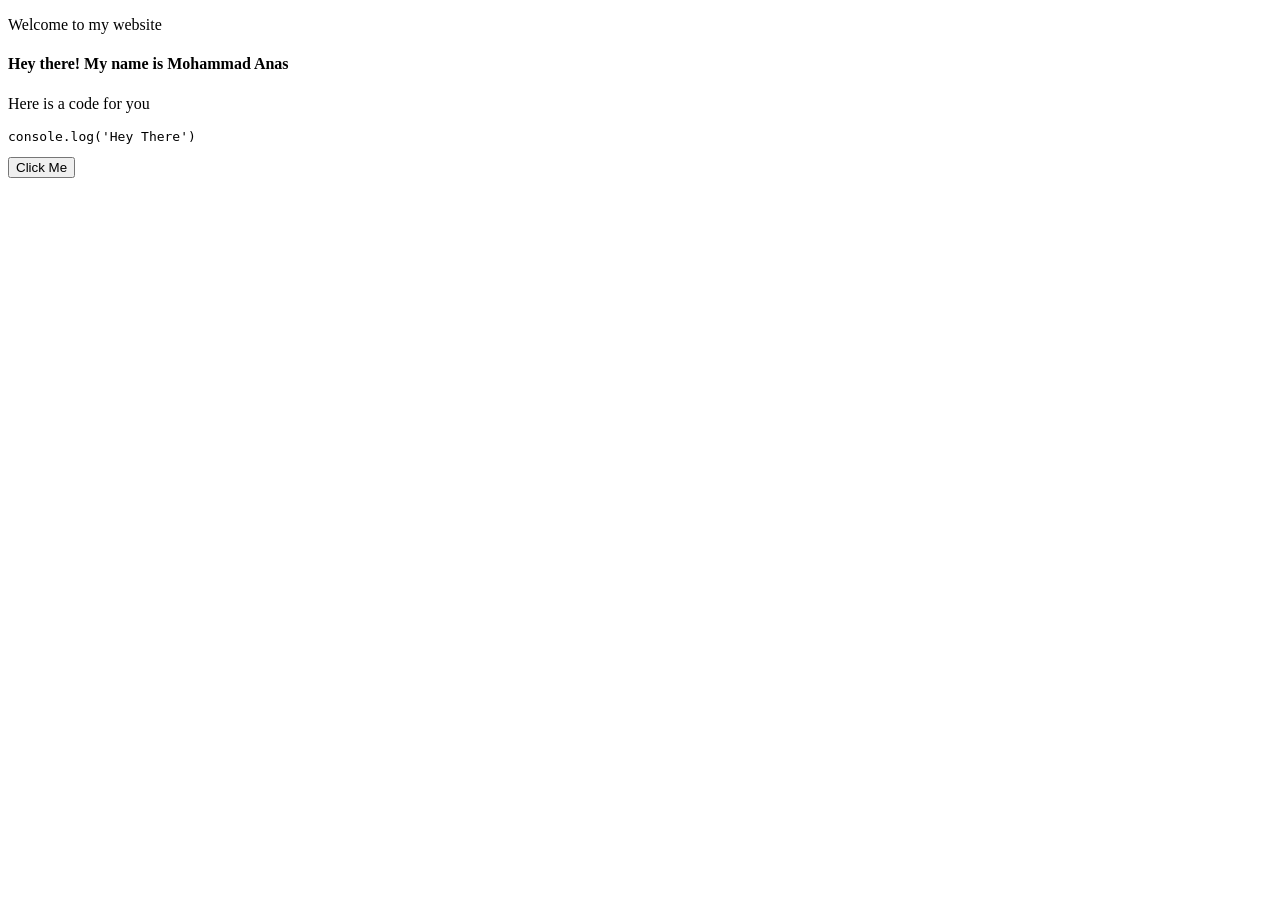
<file: DOM/index.html>
<!DOCTYPE html>
<html lang="en">
<head>
    <meta charset="UTF-8">
    <meta name="viewport" content="width=device-width, initial-scale=1.0">
    <title>DOM - Manipulation</title>
    <link rel="stylesheet" href="style.css">
</head>
<body>
   <nav class="block">
    <p class="paragraph">Welcome to my website</p>
   </nav>

   <div class="block remove ">
    <h4>Hey there! My name is <span id="username">Mohammad Anas</span></h4>
    <p class="block">Here is a code for you</p>
    <pre><code>console.log('Hey There')</code></pre>
   </div>

   <div id="my-container"></div>

   <button id="clickButton">Click Me</button>

   <script src="script.js"></script>
</body>
</html>
</file>
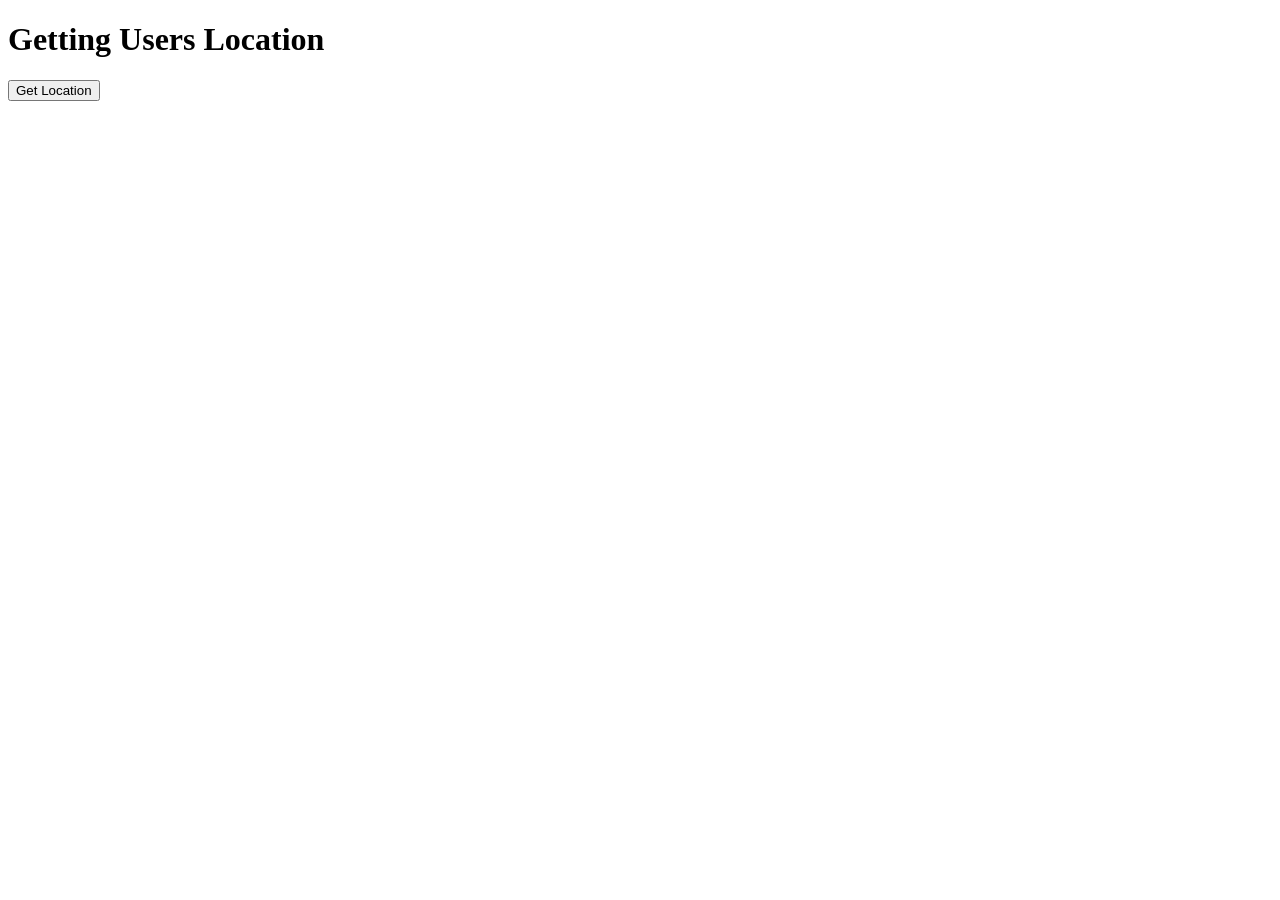
<file: Get Location/index.html>
<!DOCTYPE html>
<html lang="en">
<head>
    <meta charset="UTF-8">
    <meta name="viewport" content="width=device-width, initial-scale=1.0">
    <title>Get User Location</title>
</head>
<body>
    <h1>Getting Users Location</h1>
    <button id="get-location-button">Get Location</button>

    <script src="script.js"></script>
</body>
</html>
</file>
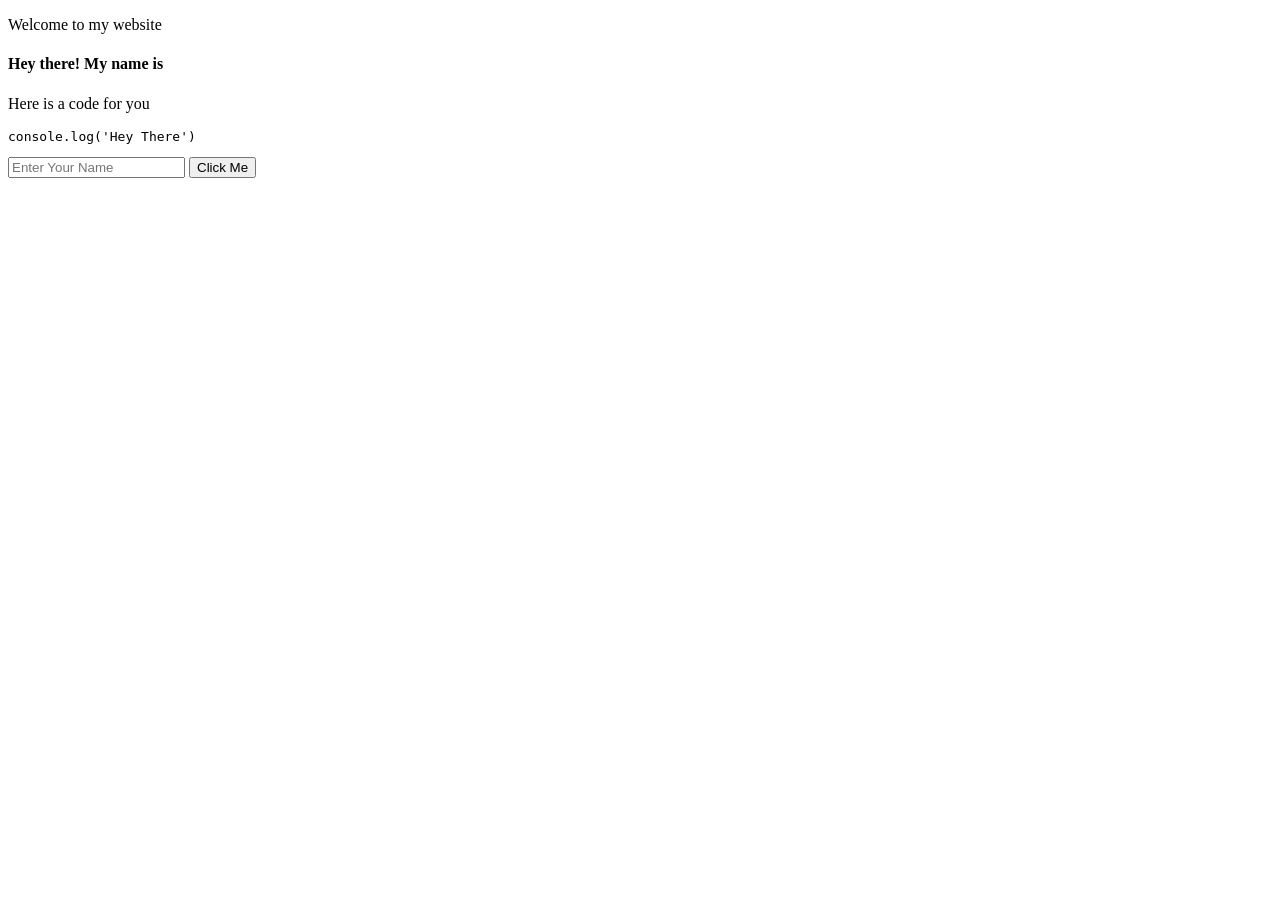
<file: Local Storage/index.html>
<!DOCTYPE html>
<html lang="en">
<head>
    <meta charset="UTF-8">
    <meta name="viewport" content="width=device-width, initial-scale=1.0">
    <title>Local Storage</title>
</head>
<body>
   <nav class="block">
    <p class="paragraph">Welcome to my website</p>
   </nav>

   <div class="block remove ">
    <h4>Hey there! My name is <span id="username">Mohammad Anas</span></h4>
    <p class="block">Here is a code for you</p>
    <pre><code>console.log('Hey There')</code></pre>
   </div>

   <div id="my-container"></div>

   <input id="input-username" type="text" placeholder="Enter Your Name">
   <button id="clickButton">Click Me</button>

   <script src="script.js"></script>
</body>
</html>
</file>
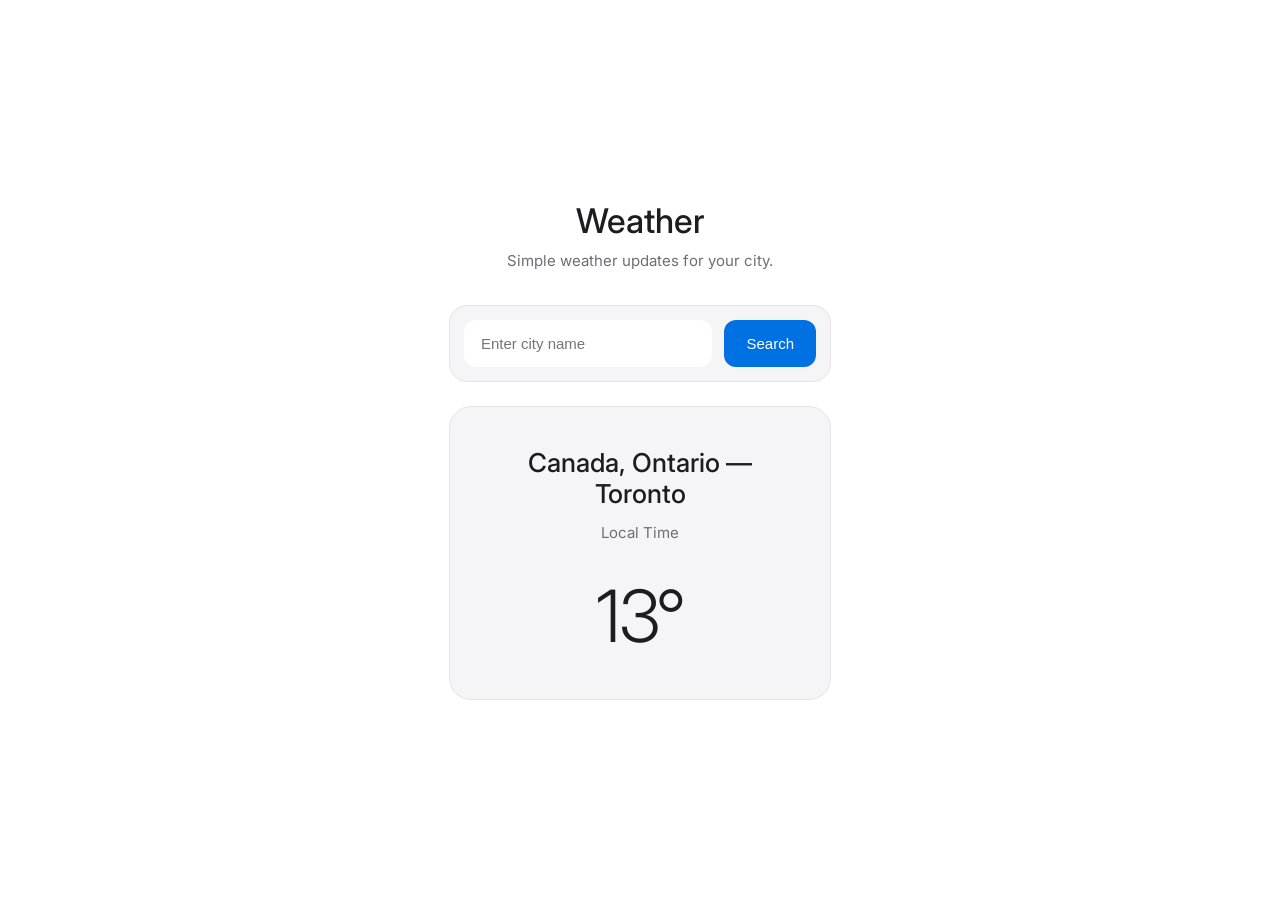
<file: weather-app/index.html>
<!DOCTYPE html>
<html lang="en">
<head>
    <meta charset="UTF-8">
    <meta name="viewport" content="width=device-width, initial-scale=1.0">
    <title>Weather App</title>

    <link rel="preconnect" href="https://fonts.googleapis.com">
    <link rel="preconnect" href="https://fonts.gstatic.com" crossorigin>

    <link href="https://fonts.googleapis.com/css2?family=Inter:wght@300;400;500&display=swap" rel="stylesheet">

    <link rel="stylesheet" href="style.css">
</head>
<body>

    <main class="container">

        <h1 class="title">Weather</h1>
        <p class="subtitle">
            Simple weather updates for your city.
        </p>

        <div class="search-card">

            <input
                id="city-input"
                type="text"
                placeholder="Enter city name"
            >

            <button id="search-button">
                Search
            </button>

        </div>

        <div class="weather-card">

            <h2 id="city-name">
                Canada, Ontario — Toronto
            </h2>

            <p id="city-time">
                Local Time
            </p>

            <h1 id="city-temp">
                13°
            </h1>

        </div>

    </main>

    <script src="script.js"></script>

</body>
</html>
</file>
<file: DOM/style.css>
/* .red-color{
    color: red;
}
.underline{
    text-decoration: underline;
    color: black;
} */
</file>
<file: weather-app/style.css>
*{
    margin:0;
    padding:0;
    box-sizing:border-box;
}

body{

    font-family:Inter,sans-serif;

    background:#ffffff;

    color:#1d1d1f;

    display:flex;

    justify-content:center;

    align-items:center;

    min-height:100vh;

}

.container{

    width:100%;

    max-width:430px;

    padding:24px;

}

.title{

    font-size:34px;

    font-weight:500;

    text-align:center;

    margin-bottom:8px;

}

.subtitle{

    color:#6e6e73;

    text-align:center;

    font-size:15px;

    margin-bottom:32px;

    line-height:1.6;

}

.search-card{

    display:flex;

    gap:12px;

    background:#f5f5f7;

    padding:14px;

    border-radius:18px;

    border:1px solid #e5e5e7;

    margin-bottom:24px;

}

#city-input{

    flex:1;

    border:none;

    outline:none;

    background:white;

    border-radius:12px;

    padding:14px 16px;

    font-size:15px;

    transition:.25s;

    border:1px solid transparent;

}

#city-input:focus{

    border-color:#0071e3;

}

#search-button{

    border:none;

    cursor:pointer;

    padding:0 22px;

    border-radius:12px;

    background:#0071e3;

    color:white;

    font-size:15px;

    font-weight:500;

    transition:.25s;

}

#search-button:hover{

    background:#0062c5;

}

.weather-card{

    background:#f5f5f7;

    border-radius:22px;

    border:1px solid #e5e5e7;

    padding:40px 30px;

    text-align:center;

    transition:.3s;

}

.weather-card:hover{

    transform:translateY(-4px);

    box-shadow:

    0 12px 30px rgba(0,0,0,.06);

}

#city-name{

    font-size:26px;

    font-weight:500;

    margin-bottom:14px;

}

#city-time{

    color:#6e6e73;

    font-size:15px;

    margin-bottom:30px;

}

#city-temp{

    font-size:72px;

    font-weight:300;

    letter-spacing:-2px;

}
</file>
